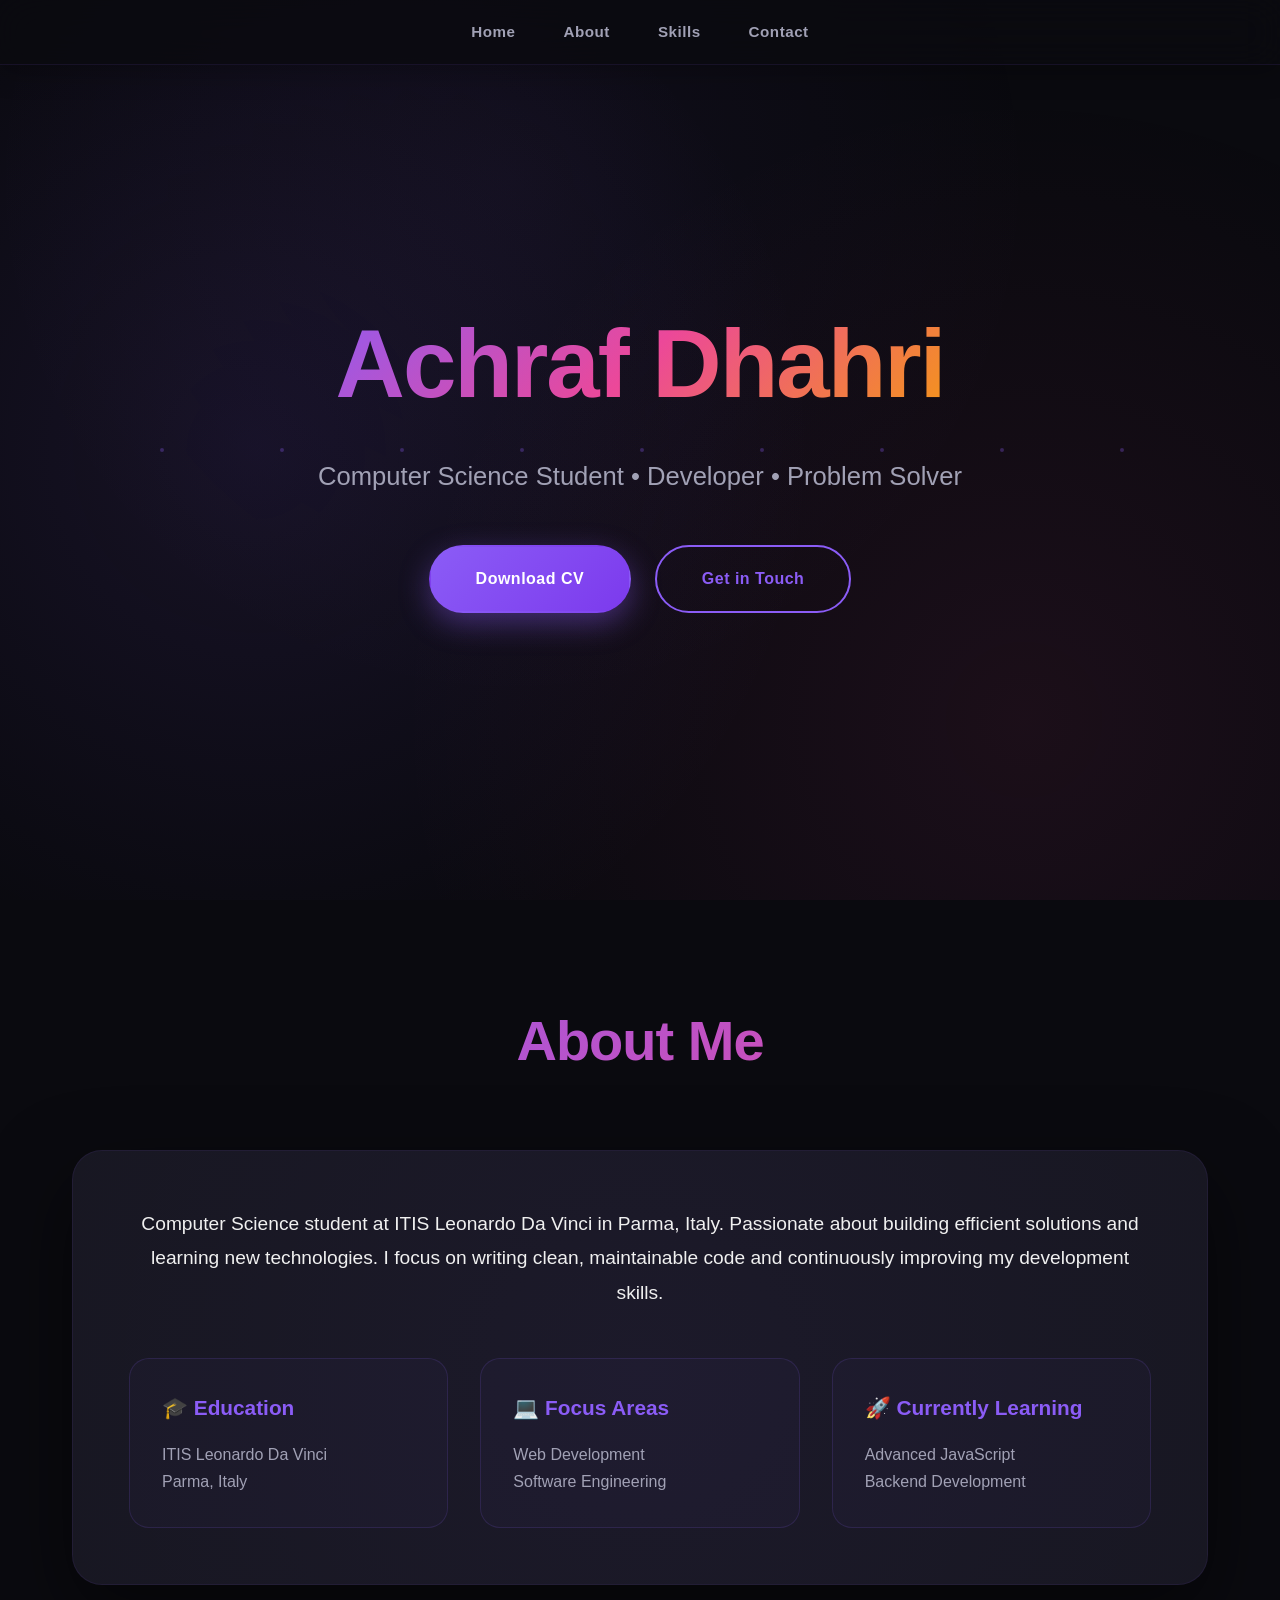
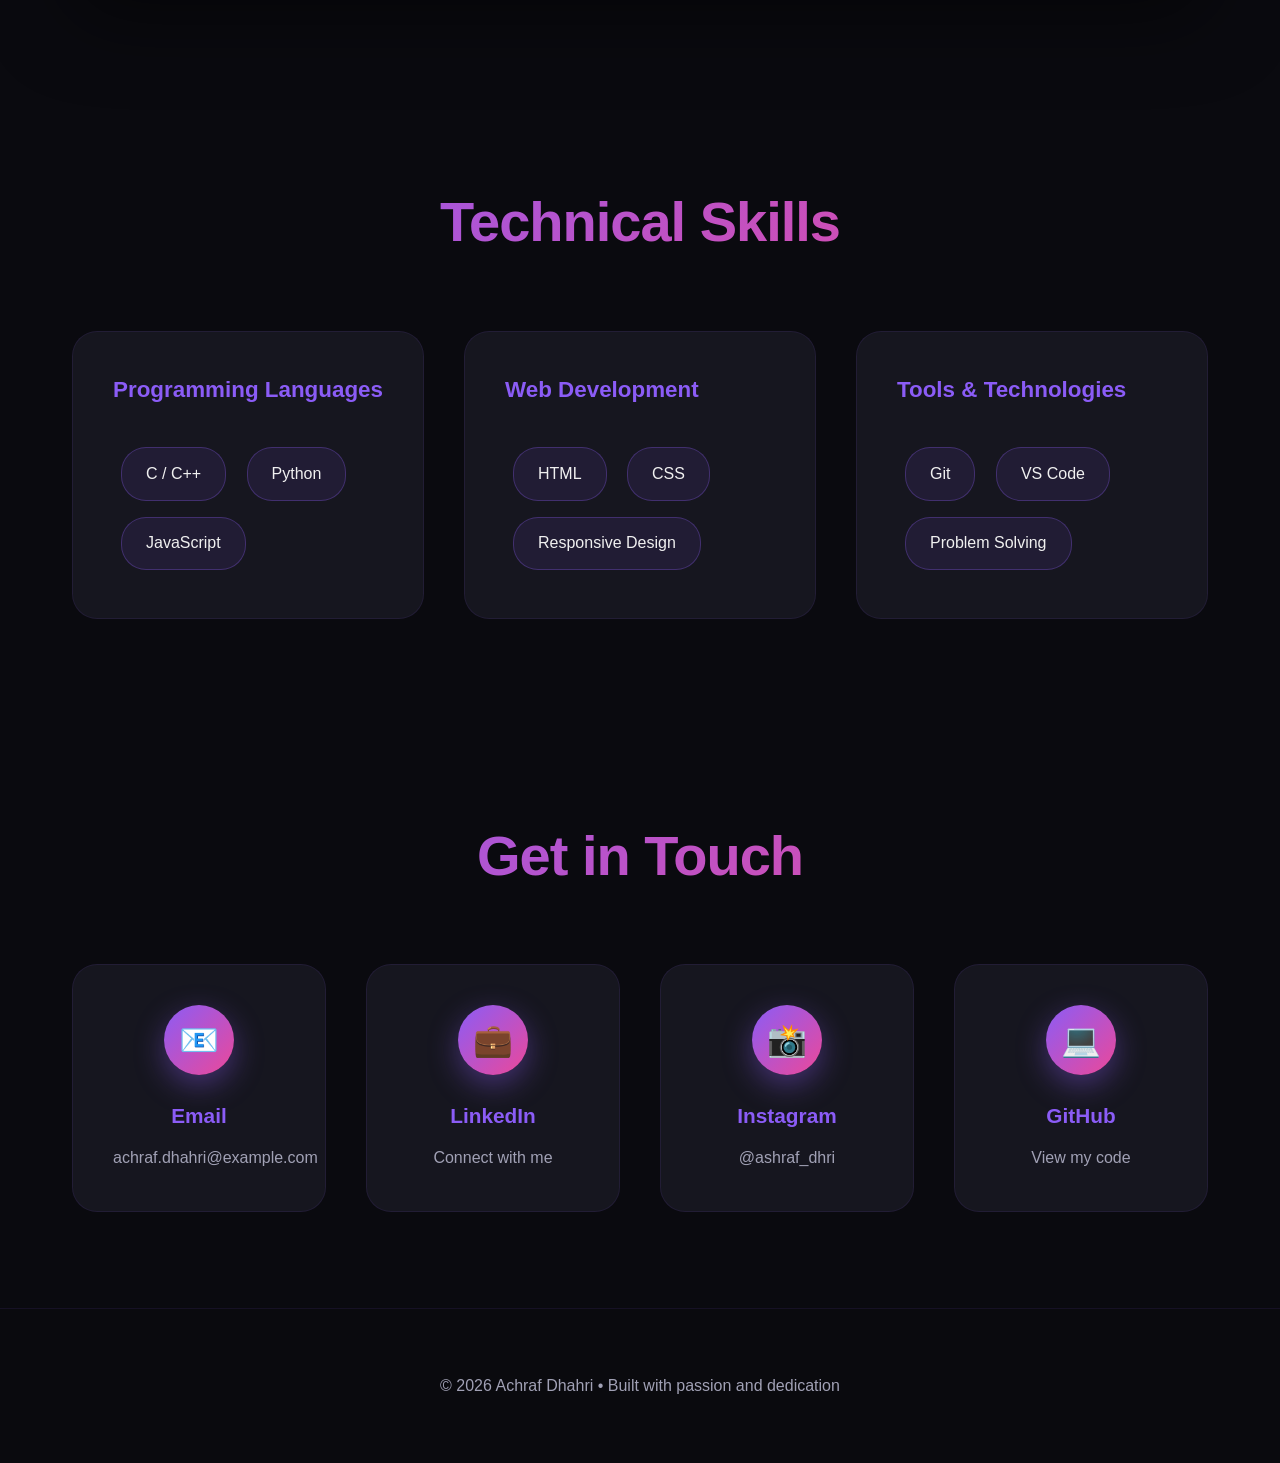
<file: index.html>
<!DOCTYPE html>
<html lang="en">
<head>
    <meta charset="UTF-8">
    <meta name="viewport" content="width=device-width, initial-scale=1.0">
    <title>Achraf Dhahri | Developer Portfolio</title>
    <style>
        * {
            margin: 0;
            padding: 0;
            box-sizing: border-box;
        }

        :root {
            --bg-dark: #0a0a0f;
            --bg-gradient: linear-gradient(135deg, #0a0a0f 0%, #16161f 50%, #1a1a2e 100%);
            --card: #16161f;
            --card-hover: #1f1f2e;
            --accent: #8b5cf6;
            --accent-glow: rgba(139, 92, 246, 0.4);
            --accent-secondary: #ec4899;
            --text: #f0f0f0;
            --muted: #a1a1b5;
            --border: rgba(139, 92, 246, 0.1);
        }

        html {
            scroll-behavior: smooth;
        }

        body {
            background: var(--bg-dark);
            color: var(--text);
            font-family: 'Inter', -apple-system, BlinkMacSystemFont, 'Segoe UI', sans-serif;
            line-height: 1.6;
            overflow-x: hidden;
        }

        /* Animated background */
        body::before {
            content: '';
            position: fixed;
            top: 0;
            left: 0;
            width: 100%;
            height: 100%;
            background: 
                radial-gradient(circle at 20% 50%, rgba(139, 92, 246, 0.1) 0%, transparent 50%),
                radial-gradient(circle at 80% 80%, rgba(236, 72, 153, 0.08) 0%, transparent 50%),
                radial-gradient(circle at 40% 20%, rgba(139, 92, 246, 0.05) 0%, transparent 50%);
            z-index: -1;
            animation: float 20s ease-in-out infinite;
        }

        @keyframes float {
            0%, 100% { transform: translateY(0px); }
            50% { transform: translateY(-20px); }
        }

        /* Navigation */
        nav {
            position: fixed;
            top: 0;
            width: 100%;
            background: rgba(10, 10, 15, 0.8);
            backdrop-filter: blur(20px);
            padding: 1.2rem 2rem;
            z-index: 1000;
            border-bottom: 1px solid var(--border);
            box-shadow: 0 4px 30px rgba(0, 0, 0, 0.3);
        }

        nav ul {
            list-style: none;
            display: flex;
            justify-content: center;
            gap: 3rem;
            flex-wrap: wrap;
        }

        nav a {
            color: var(--muted);
            text-decoration: none;
            font-weight: 600;
            font-size: 0.95rem;
            position: relative;
            transition: color 0.3s;
            letter-spacing: 0.5px;
        }

        nav a::after {
            content: '';
            position: absolute;
            bottom: -5px;
            left: 0;
            width: 0;
            height: 2px;
            background: linear-gradient(90deg, var(--accent), var(--accent-secondary));
            transition: width 0.3s;
        }

        nav a:hover {
            color: var(--accent);
        }

        nav a:hover::after {
            width: 100%;
        }

        /* Hero */
        .hero {
            min-height: 100vh;
            display: flex;
            flex-direction: column;
            justify-content: center;
            align-items: center;
            text-align: center;
            padding: 2rem;
            position: relative;
        }

        .hero-content {
            position: relative;
            z-index: 2;
        }

        .hero h1 {
            font-size: clamp(3rem, 10vw, 6rem);
            font-weight: 800;
            background: linear-gradient(135deg, #8b5cf6 0%, #ec4899 50%, #f59e0b 100%);
            -webkit-background-clip: text;
            -webkit-text-fill-color: transparent;
            background-clip: text;
            margin-bottom: 1rem;
            animation: fadeInUp 0.8s ease;
            letter-spacing: -2px;
        }

        .hero .subtitle {
            font-size: clamp(1.1rem, 3vw, 1.6rem);
            color: var(--muted);
            margin-bottom: 3rem;
            animation: fadeInUp 0.8s ease 0.2s backwards;
            font-weight: 300;
        }

        .hero-cta {
            display: flex;
            gap: 1.5rem;
            flex-wrap: wrap;
            justify-content: center;
            animation: fadeInUp 0.8s ease 0.4s backwards;
        }

        @keyframes fadeInUp {
            from {
                opacity: 0;
                transform: translateY(30px);
            }
            to {
                opacity: 1;
                transform: translateY(0);
            }
        }

        /* Floating particles */
        .particle {
            position: absolute;
            width: 4px;
            height: 4px;
            background: var(--accent);
            border-radius: 50%;
            opacity: 0.3;
            animation: particleFloat 8s infinite;
        }

        @keyframes particleFloat {
            0%, 100% {
                transform: translateY(0) translateX(0);
                opacity: 0;
            }
            50% {
                opacity: 0.5;
            }
            100% {
                transform: translateY(-100vh) translateX(50px);
            }
        }

        /* Sections */
        section {
            max-width: 1200px;
            margin: 0 auto;
            padding: 6rem 2rem;
            position: relative;
        }

        section h2 {
            font-size: clamp(2.5rem, 6vw, 3.5rem);
            background: linear-gradient(135deg, var(--accent), var(--accent-secondary));
            -webkit-background-clip: text;
            -webkit-text-fill-color: transparent;
            background-clip: text;
            margin-bottom: 4rem;
            text-align: center;
            font-weight: 800;
            letter-spacing: -1px;
        }

        /* About */
        .about-content {
            background: var(--card);
            border-radius: 30px;
            padding: 3.5rem;
            border: 1px solid var(--border);
            box-shadow: 0 30px 80px rgba(0, 0, 0, 0.5);
            position: relative;
            overflow: hidden;
        }

        .about-content::before {
            content: '';
            position: absolute;
            top: -50%;
            right: -50%;
            width: 200%;
            height: 200%;
            background: radial-gradient(circle, rgba(139, 92, 246, 0.05) 0%, transparent 70%);
            animation: rotate 20s linear infinite;
        }

        @keyframes rotate {
            from { transform: rotate(0deg); }
            to { transform: rotate(360deg); }
        }

        .about-content > * {
            position: relative;
            z-index: 1;
        }

        .about-intro {
            font-size: 1.2rem;
            color: var(--text);
            text-align: center;
            margin-bottom: 3rem;
            line-height: 1.8;
            font-weight: 300;
        }

        .about-grid {
            display: grid;
            grid-template-columns: repeat(auto-fit, minmax(280px, 1fr));
            gap: 2rem;
        }

        .about-item {
            padding: 2rem;
            background: rgba(139, 92, 246, 0.03);
            border-radius: 20px;
            border: 1px solid rgba(139, 92, 246, 0.15);
            transition: all 0.4s ease;
        }

        .about-item:hover {
            background: rgba(139, 92, 246, 0.08);
            border-color: rgba(139, 92, 246, 0.4);
            transform: translateY(-5px);
        }

        .about-item h3 {
            color: var(--accent);
            margin-bottom: 1rem;
            font-size: 1.3rem;
            font-weight: 700;
        }

        .about-item p {
            color: var(--muted);
            line-height: 1.7;
        }

        /* Skills */
        .skills-grid {
            display: grid;
            grid-template-columns: repeat(auto-fit, minmax(320px, 1fr));
            gap: 2.5rem;
        }

        .skill-category {
            background: var(--card);
            padding: 2.5rem;
            border-radius: 25px;
            border: 1px solid var(--border);
            transition: all 0.4s ease;
            position: relative;
            overflow: hidden;
        }

        .skill-category::before {
            content: '';
            position: absolute;
            top: 0;
            left: 0;
            width: 100%;
            height: 4px;
            background: linear-gradient(90deg, var(--accent), var(--accent-secondary));
            transform: scaleX(0);
            transition: transform 0.4s ease;
        }

        .skill-category:hover::before {
            transform: scaleX(1);
        }

        .skill-category:hover {
            transform: translateY(-10px);
            border-color: var(--accent);
            box-shadow: 0 30px 60px var(--accent-glow);
        }

        .skill-category h3 {
            color: var(--accent);
            margin-bottom: 2rem;
            font-size: 1.4rem;
            font-weight: 700;
        }

        .skill-item {
            display: inline-block;
            margin: 0.5rem;
            padding: 0.8rem 1.5rem;
            background: rgba(139, 92, 246, 0.1);
            border: 1px solid rgba(139, 92, 246, 0.3);
            border-radius: 25px;
            color: var(--text);
            font-weight: 500;
            transition: all 0.3s ease;
        }

        .skill-item:hover {
            background: rgba(139, 92, 246, 0.2);
            border-color: var(--accent);
            transform: translateY(-2px);
        }

        /* Contact */
        .contact-grid {
            display: grid;
            grid-template-columns: repeat(auto-fit, minmax(250px, 1fr));
            gap: 2.5rem;
            margin-top: 3rem;
        }

        .contact-method {
            background: var(--card);
            padding: 2.5rem;
            border-radius: 25px;
            border: 1px solid var(--border);
            text-align: center;
            transition: all 0.4s ease;
            position: relative;
            overflow: hidden;
        }

        .contact-method::before {
            content: '';
            position: absolute;
            top: 0;
            left: -100%;
            width: 100%;
            height: 100%;
            background: linear-gradient(90deg, transparent, rgba(139, 92, 246, 0.1), transparent);
            transition: left 0.6s;
        }

        .contact-method:hover::before {
            left: 100%;
        }

        .contact-method:hover {
            transform: translateY(-10px);
            border-color: var(--accent);
            box-shadow: 0 20px 40px var(--accent-glow);
        }

        .contact-icon {
            width: 70px;
            height: 70px;
            margin: 0 auto 1.5rem;
            background: linear-gradient(135deg, #8b5cf6, #ec4899);
            border-radius: 50%;
            display: flex;
            align-items: center;
            justify-content: center;
            font-size: 2rem;
            box-shadow: 0 10px 30px var(--accent-glow);
            transition: transform 0.3s;
        }

        .contact-method:hover .contact-icon {
            transform: scale(1.1) rotate(5deg);
        }

        .contact-method h3 {
            color: var(--accent);
            margin-bottom: 0.8rem;
            font-size: 1.3rem;
            font-weight: 700;
        }

        .contact-method a {
            color: var(--muted);
            text-decoration: none;
            transition: color 0.3s;
            font-weight: 500;
        }

        .contact-method a:hover {
            color: var(--accent);
        }

        /* Buttons */
        .btn {
            display: inline-block;
            padding: 1.2rem 2.8rem;
            border-radius: 50px;
            text-decoration: none;
            font-weight: 700;
            transition: all 0.4s cubic-bezier(0.175, 0.885, 0.32, 1.275);
            border: 2px solid transparent;
            font-size: 1rem;
            letter-spacing: 0.5px;
            position: relative;
            overflow: hidden;
        }

        .btn::before {
            content: '';
            position: absolute;
            top: 50%;
            left: 50%;
            width: 0;
            height: 0;
            border-radius: 50%;
            background: rgba(255, 255, 255, 0.1);
            transform: translate(-50%, -50%);
            transition: width 0.6s, height 0.6s;
        }

        .btn:hover::before {
            width: 300px;
            height: 300px;
        }

        .btn span {
            position: relative;
            z-index: 1;
        }

        .btn-primary {
            background: linear-gradient(135deg, #8b5cf6, #7c3aed);
            color: white;
            box-shadow: 0 10px 30px var(--accent-glow);
        }

        .btn-primary:hover {
            transform: translateY(-3px);
            box-shadow: 0 15px 40px var(--accent-glow);
        }

        .btn-secondary {
            border: 2px solid var(--accent);
            color: var(--accent);
        }

        .btn-secondary:hover {
            background: var(--accent);
            color: white;
            transform: translateY(-3px);
        }

        /* Footer */
        footer {
            text-align: center;
            padding: 4rem 2rem;
            border-top: 1px solid var(--border);
            color: var(--muted);
            background: rgba(10, 10, 15, 0.5);
        }

        footer p {
            font-weight: 300;
        }

        /* Responsive */
        @media (max-width: 768px) {
            nav ul {
                gap: 1.5rem;
            }

            section {
                padding: 4rem 1.5rem;
            }

            .about-content {
                padding: 2.5rem;
            }

            .hero-cta {
                flex-direction: column;
                width: 100%;
                max-width: 320px;
            }

            .btn {
                width: 100%;
                text-align: center;
            }
        }

        @media (max-width: 480px) {
            nav {
                padding: 1rem;
            }

            nav ul {
                gap: 1rem;
            }

            .hero h1 {
                font-size: 2.5rem;
            }
        }
    </style>
</head>
<body>

<nav>
    <ul>
        <li><a href="#home">Home</a></li>
        <li><a href="#about">About</a></li>
        <li><a href="#skills">Skills</a></li>
        <li><a href="#contact">Contact</a></li>
    </ul>
</nav>

<section id="home" class="hero">
    <div class="hero-content">
        <h1>Achraf Dhahri</h1>
        <p class="subtitle">Computer Science Student • Developer • Problem Solver</p>
        <div class="hero-cta">
            <a href="cv.pdf" class="btn btn-primary" target="_blank"><span>Download CV</span></a>
            <a href="#contact" class="btn btn-secondary"><span>Get in Touch</span></a>
        </div>
    </div>
    
    <div class="particle" style="left: 10%; animation-delay: 0s;"></div>
    <div class="particle" style="left: 20%; animation-delay: 2s;"></div>
    <div class="particle" style="left: 30%; animation-delay: 4s;"></div>
    <div class="particle" style="left: 40%; animation-delay: 1s;"></div>
    <div class="particle" style="left: 50%; animation-delay: 3s;"></div>
    <div class="particle" style="left: 60%; animation-delay: 5s;"></div>
    <div class="particle" style="left: 70%; animation-delay: 2.5s;"></div>
    <div class="particle" style="left: 80%; animation-delay: 4.5s;"></div>
    <div class="particle" style="left: 90%; animation-delay: 1.5s;"></div>
</section>

<section id="about">
    <h2>About Me</h2>
    <div class="about-content">
        <p class="about-intro">
            Computer Science student at ITIS Leonardo Da Vinci in Parma, Italy. Passionate about building efficient solutions and learning new technologies. I focus on writing clean, maintainable code and continuously improving my development skills.
        </p>
        <div class="about-grid">
            <div class="about-item">
                <h3>🎓 Education</h3>
                <p>ITIS Leonardo Da Vinci<br>Parma, Italy</p>
            </div>
            <div class="about-item">
                <h3>💻 Focus Areas</h3>
                <p>Web Development<br>Software Engineering</p>
            </div>
            <div class="about-item">
                <h3>🚀 Currently Learning</h3>
                <p>Advanced JavaScript<br>Backend Development</p>
            </div>
        </div>
    </div>
</section>

<section id="skills">
    <h2>Technical Skills</h2>
    <div class="skills-grid">
        <div class="skill-category">
            <h3>Programming Languages</h3>
            <div class="skill-item">
                <div class="skill-name">
                    <span>C / C++</span>
                    
                </div>
                <div class="skill-bar">
                    <div class="skill-progress" style="width: 75%"></div>
                </div>
            </div>
            <div class="skill-item">
                <div class="skill-name">
                    <span>Python</span>
                    
                </div>
                <div class="skill-bar">
                    <div class="skill-progress" style="width: 70%"></div>
                </div>
            </div>
            <div class="skill-item">
                <div class="skill-name">
                    <span>JavaScript</span>
                   
                </div>
                <div class="skill-bar">
                    <div class="skill-progress" style="width: 65%"></div>
                </div>
            </div>
        </div>

        <div class="skill-category">
            <h3>Web Development</h3>
            <div class="skill-item">
                <div class="skill-name">
                    <span>HTML</span>
                    
                </div>
                <div class="skill-bar">
                    <div class="skill-progress" style="width: 85%"></div>
                </div>
            </div>
            <div class="skill-item">
                <div class="skill-name">
                    <span>CSS</span>
                    
                </div>
                <div class="skill-bar">
                    <div class="skill-progress" style="width: 80%"></div>
                </div>
            </div>
            <div class="skill-item">
                <div class="skill-name">
                    <span>Responsive Design</span>
                    
                </div>
                <div class="skill-bar">
                    <div class="skill-progress" style="width: 75%"></div>
                </div>
            </div>
        </div>

        <div class="skill-category">
            <h3>Tools & Technologies</h3>
            <div class="skill-item">
                <div class="skill-name">
                    <span>Git</span>
                    
                </div>
                <div class="skill-bar">
                    <div class="skill-progress" style="width: 70%"></div>
                </div>
            </div>
            <div class="skill-item">
                <div class="skill-name">
                    <span>VS Code</span>
                    
                </div>
                <div class="skill-bar">
                    <div class="skill-progress" style="width: 85%"></div>
                </div>
            </div>
            <div class="skill-item">
                <div class="skill-name">
                    <span>Problem Solving</span>
                    
                </div>
                <div class="skill-bar">
                    <div class="skill-progress" style="width: 80%"></div>
                </div>
            </div>
        </div>
    </div>
</section>

<section id="contact">
    <h2>Get in Touch</h2>
    <div class="contact-grid">
        <div class="contact-method">
            <div class="contact-icon">📧</div>
            <h3>Email</h3>
            <a href="mailto:achraf.dhahri@example.com">achraf.dhahri@example.com</a>
        </div>

        <div class="contact-method">
            <div class="contact-icon">💼</div>
            <h3>LinkedIn</h3>
            <a href="https://www.linkedin.com/in/achraf-dhahri-b4b7743a3/" target="_blank">Connect with me</a>
        </div>

        <div class="contact-method">
            <div class="contact-icon">📸</div>
            <h3>Instagram</h3>
            <a href="https://www.instagram.com/ashraf_dhri/" target="_blank">@ashraf_dhri</a>
        </div>

        <div class="contact-method">
            <div class="contact-icon">💻</div>
            <h3>GitHub</h3>
            <a href="#" target="_blank">View my code</a>
        </div>
    </div>
</section>

<footer>
    <p>© 2026 Achraf Dhahri • Built with passion and dedication</p>
</footer>

<script>
    // Smooth scroll for navigation
    document.querySelectorAll('a[href^="#"]').forEach(anchor => {
        anchor.addEventListener('click', function (e) {
            e.preventDefault();
            const target = document.querySelector(this.getAttribute('href'));
            if (target) {
                target.scrollIntoView({
                    behavior: 'smooth',
                    block: 'start'
                });
            }
        });
    });

    // Add subtle parallax effect
    window.addEventListener('scroll', () => {
        const scrolled = window.pageYOffset;
        const particles = document.querySelectorAll('.particle');
        particles.forEach((particle, index) => {
            const speed = (index + 1) * 0.05;
            particle.style.transform = `translateY(${scrolled * speed}px)`;
        });
    });
</script>

</body>
</html>
</file>
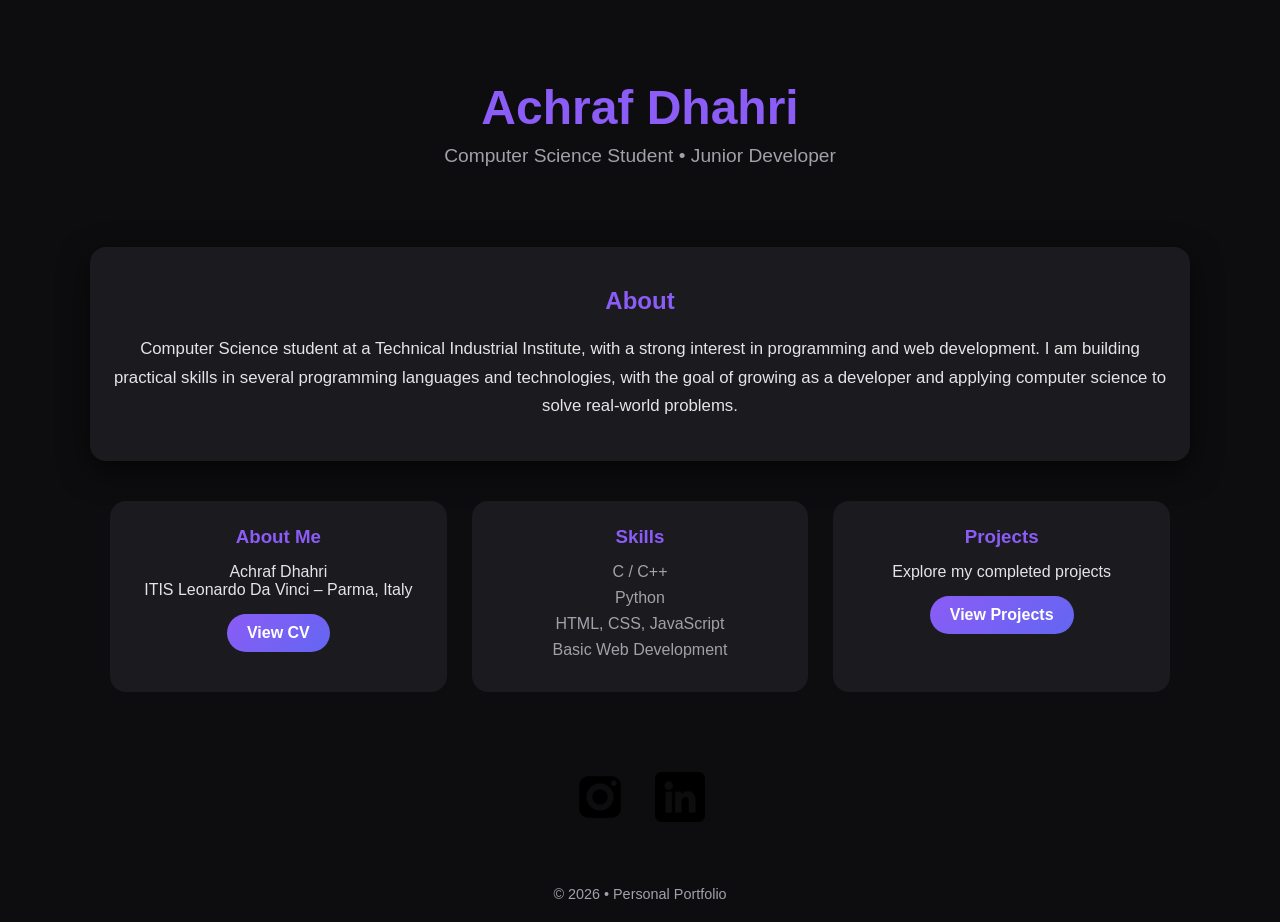
<file: portfolio.html>
<!DOCTYPE html>
<html lang="en">
<head>
    <meta charset="UTF-8">
    <meta name="viewport" content="width=device-width, initial-scale=1.0">
    <title>Portfolio | Achraf Dhahri</title>
    <link rel="stylesheet" href="style.css">
</head>
<body>

<header class="hero">
    <h1>Achraf Dhahri</h1>
    <p class="subtitle">Computer Science Student • Junior Developer</p>
</header>

<section id="about">
    <h2>About</h2>
    <p>
        Computer Science student at a Technical Industrial Institute, with a strong interest in
        programming and web development. I am building practical skills in several programming
        languages and technologies, with the goal of growing as a developer and applying
        computer science to solve real-world problems.
    </p>
</section>

<section class="container">
    <div class="box">
        <h3>About Me</h3>
        <p>
            Achraf Dhahri<br>
            ITIS Leonardo Da Vinci – Parma, Italy
        </p>
        <a href="cv.pdf" class="btn">View CV</a>
    </div>

    <div class="box">
        <h3>Skills</h3>
        <ul>
            <li>C / C++</li>
            <li>Python</li>
            <li>HTML, CSS, JavaScript</li>
            <li>Basic Web Development</li>
        </ul>
    </div>

    <div class="box">
        <h3>Projects</h3>
        <p>Explore my completed projects</p>
        <a href="progetti.html" class="btn">View Projects</a>
    </div>
</section>

<section class="links">
    <a href="https://www.instagram.com/ashraf_dhri/" target="_blank" class="social">
        <img src="instagram.gif" alt="Instagram profile">
    </a>
    <a href="https://www.linkedin.com/in/achraf-dhahri-b4b7743a3/" target="_blank" class="social">
        <img src="in.gif" alt="LinkedIn profile">
    </a>
</section>

<footer>
    <p>© 2026 • Personal Portfolio</p>
</footer>

</body>
</html>
</file>
<file: style.css>
/* RESET */
* {
    margin: 0;
    padding: 0;
    box-sizing: border-box;
}

/* COLORS */
:root {
    --bg: #0d0d0f;
    --card: #1a1a1f;
    --accent: #8b5cf6;
    --text: #e5e5e5;
    --muted: #a1a1aa;
}

/* BODY */
body {
    background-color: var(--bg);
    color: var(--text);
    font-family: 'Segoe UI', Tahoma, Geneva, Verdana, sans-serif;
}

/* HERO */
.hero {
    text-align: center;
    padding: 80px 20px;
}

.hero h1 {
    font-size: 3rem;
    color: var(--accent);
}

.subtitle {
    margin-top: 10px;
    color: var(--muted);
    font-size: 1.2rem;
}

/* SECTIONS */
section {
    max-width: 1100px;
    margin: auto;
    padding: 40px 20px;
}

section h2 {
    text-align: center;
    color: var(--accent);
    margin-bottom: 20px;
}

/* ABOUT */
#about {
    background-color: var(--card);
    border-radius: 16px;
    box-shadow: 0 10px 30px rgba(0,0,0,0.6);
}

#about p {
    text-align: center;
    line-height: 1.7;
    font-size: 1.05rem;
}

/* CARDS */
.container {
    display: grid;
    grid-template-columns: repeat(auto-fit, minmax(250px, 1fr));
    gap: 25px;
}

.box {
    background-color: var(--card);
    padding: 25px;
    border-radius: 16px;
    text-align: center;
    transition: transform 0.3s, box-shadow 0.3s;
}

.box:hover {
    transform: translateY(-8px);
    box-shadow: 0 15px 40px rgba(0,0,0,0.8);
}

.box h3 {
    color: var(--accent);
    margin-bottom: 15px;
}

.box ul {
    list-style: none;
}

.box ul li {
    margin: 8px 0;
    color: var(--muted);
}

/* BUTTON */
.btn {
    display: inline-block;
    margin-top: 15px;
    padding: 10px 20px;
    border-radius: 25px;
    background: linear-gradient(135deg, #8b5cf6, #6366f1);
    color: white;
    text-decoration: none;
    font-weight: bold;
    transition: opacity 0.3s;
}

.btn:hover {
    opacity: 0.85;
}

/* LINKS */
.links {
    display: flex;
    justify-content: center;
    gap: 30px;
}

.social img {
    width: 50px;
    transition: transform 0.3s;
}

.social img:hover {
    transform: scale(1.2);
}

/* FOOTER */
footer {
    text-align: center;
    padding: 20px;
    color: var(--muted);
    font-size: 0.9rem;
}
</file>
